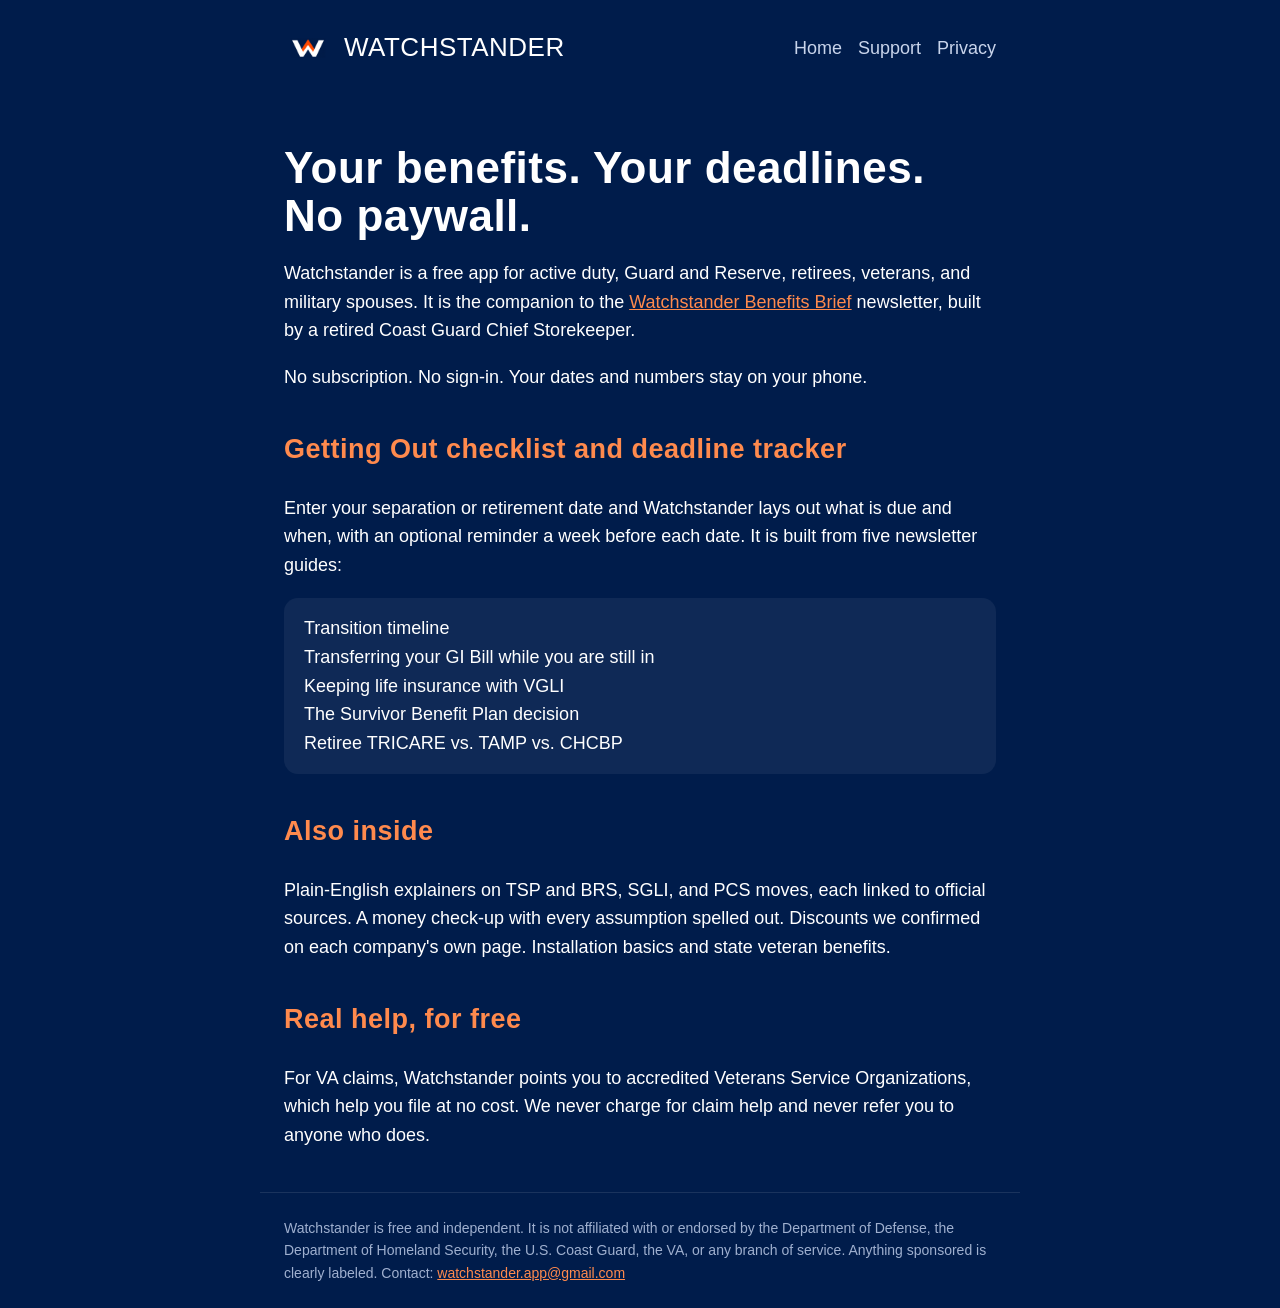
<file: index.html>
<!doctype html><html lang="en"><head><meta charset="utf-8"><meta name="viewport" content="width=device-width,initial-scale=1"><title>Watchstander: free benefits and deadlines</title><link rel="stylesheet" href="style.css"></head><body><header><img src="icon.png" alt=""><a class="brand" href="./">WATCHSTANDER</a><nav><a href="./">Home</a><a href="support.html">Support</a><a href="privacy.html">Privacy</a></nav></header><main>
<h1>Your benefits. Your deadlines. No paywall.</h1>
<p>Watchstander is a free app for active duty, Guard and Reserve, retirees, veterans, and military spouses. It is the companion to the <a href="https://watchstander.substack.com">Watchstander Benefits Brief</a> newsletter, built by a retired Coast Guard Chief Storekeeper.</p>
<p>No subscription. No sign-in. Your dates and numbers stay on your phone.</p>
<h2>Getting Out checklist and deadline tracker</h2>
<p>Enter your separation or retirement date and Watchstander lays out what is due and when, with an optional reminder a week before each date. It is built from five newsletter guides:</p>
<div class="card">Transition timeline<br>Transferring your GI Bill while you are still in<br>Keeping life insurance with VGLI<br>The Survivor Benefit Plan decision<br>Retiree TRICARE vs. TAMP vs. CHCBP</div>
<h2>Also inside</h2>
<p>Plain-English explainers on TSP and BRS, SGLI, and PCS moves, each linked to official sources. A money check-up with every assumption spelled out. Discounts we confirmed on each company's own page. Installation basics and state veteran benefits.</p>
<h2>Real help, for free</h2>
<p>For VA claims, Watchstander points you to accredited Veterans Service Organizations, which help you file at no cost. We never charge for claim help and never refer you to anyone who does.</p></main><footer>Watchstander is free and independent. It is not affiliated with or endorsed by the Department of Defense, the Department of Homeland Security, the U.S. Coast Guard, the VA, or any branch of service. Anything sponsored is clearly labeled. Contact: <a href="mailto:watchstander.app@gmail.com">watchstander.app@gmail.com</a></footer></body></html>
</file>
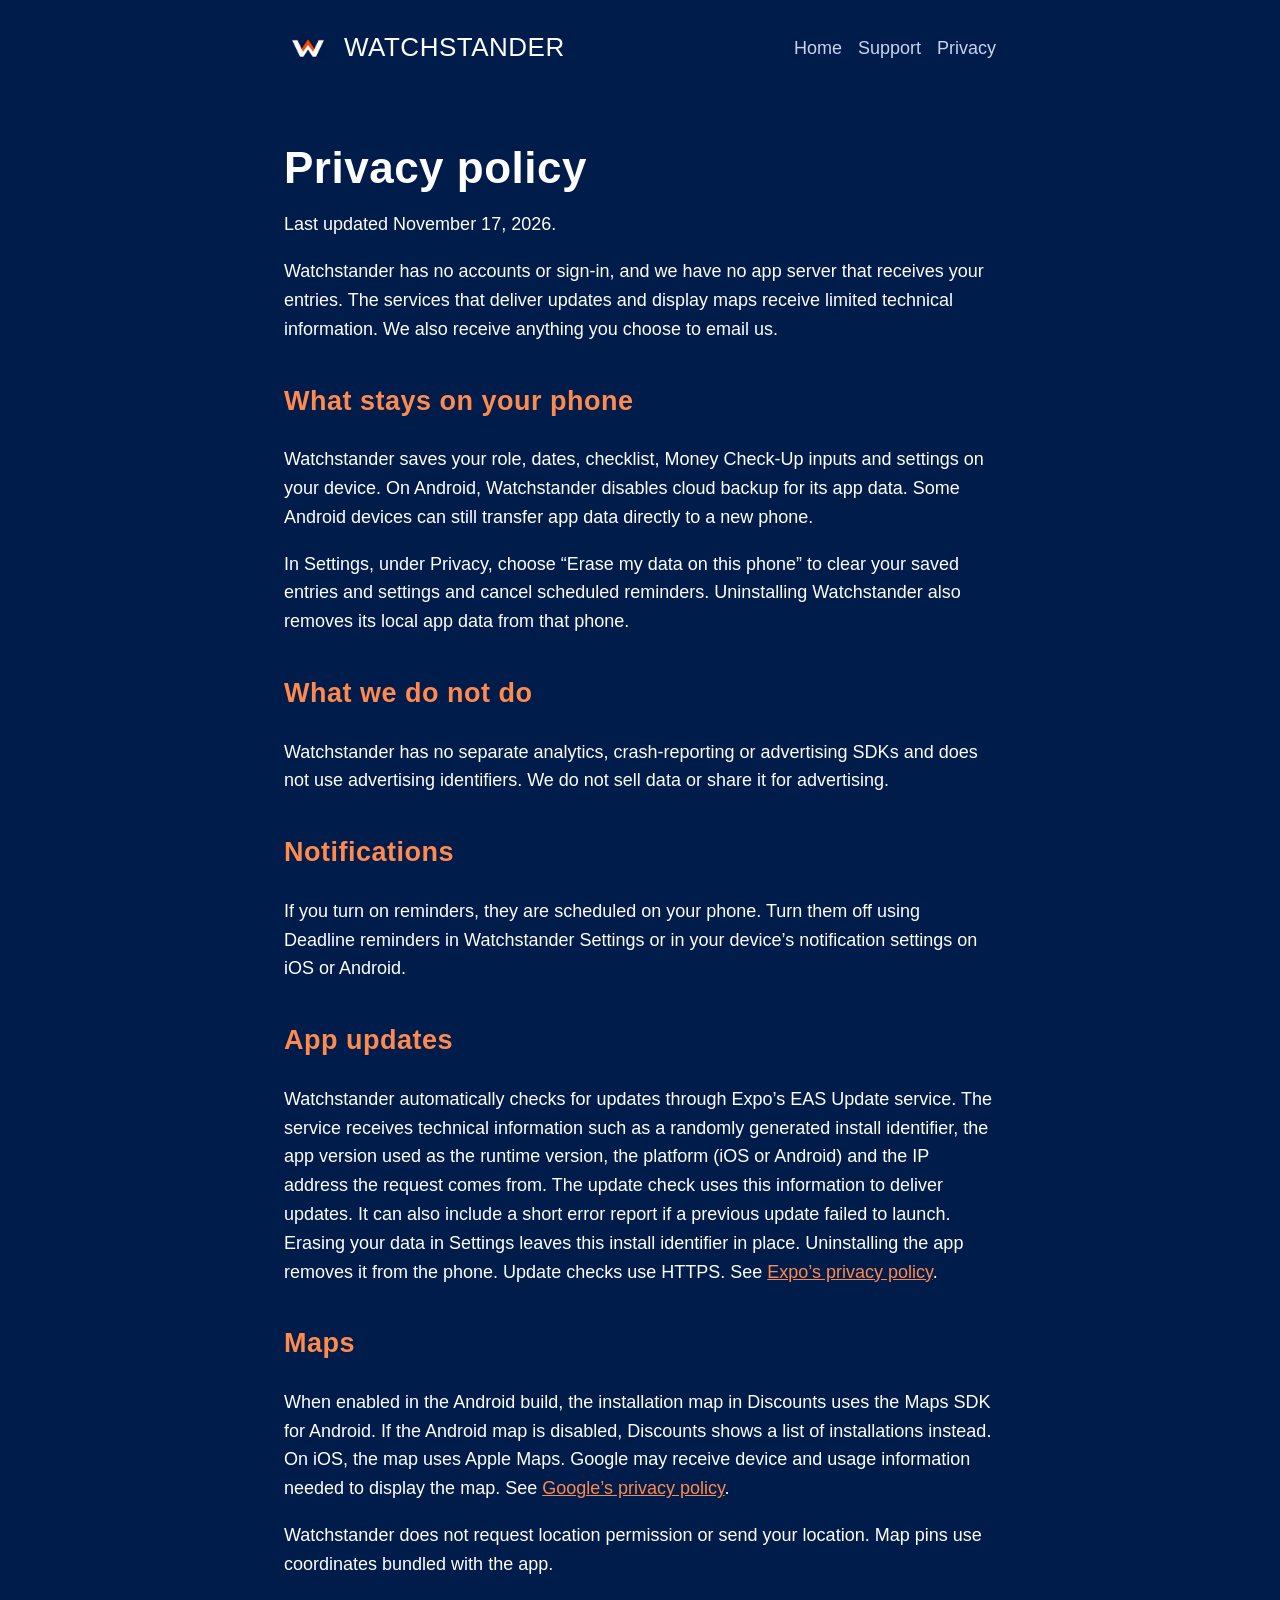
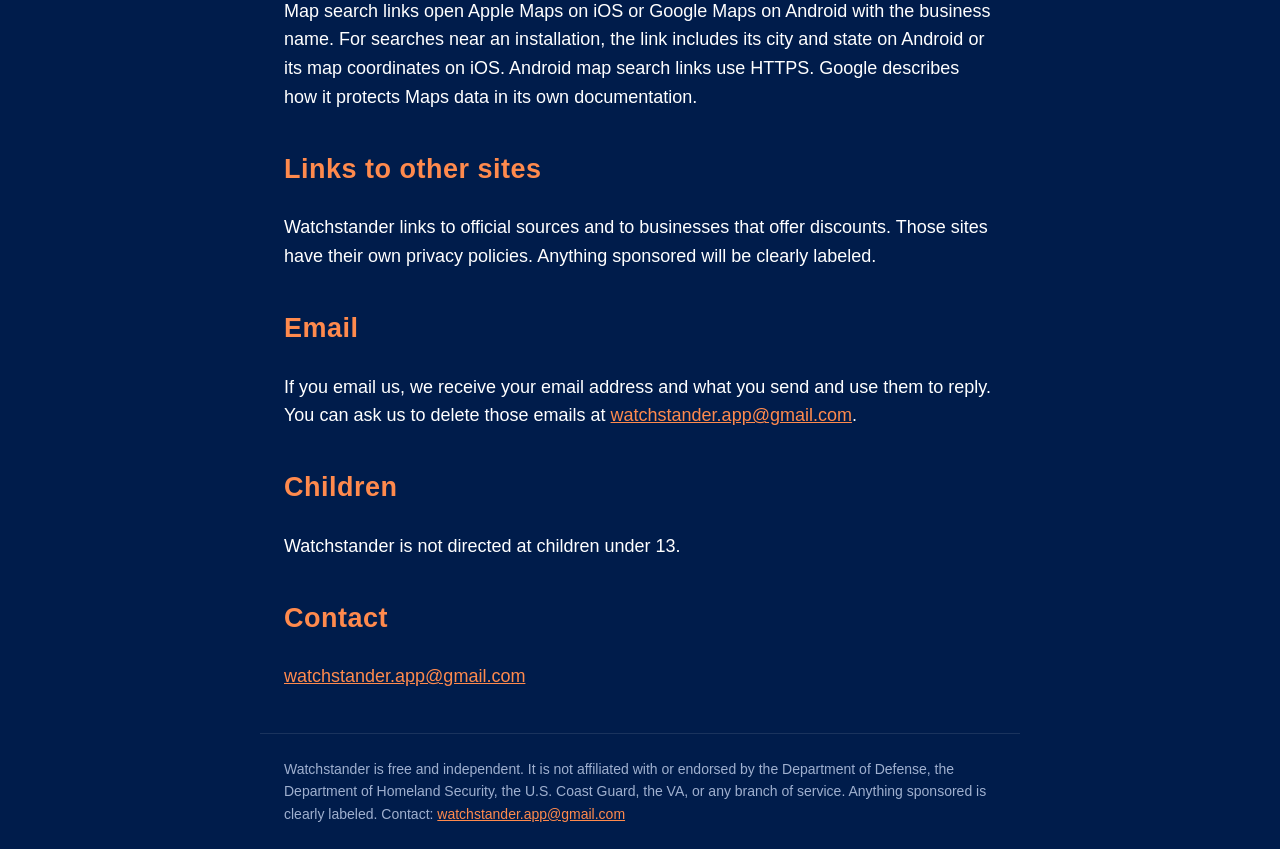
<file: privacy.html>
<!doctype html><html lang="en"><head><meta charset="utf-8"><meta name="viewport" content="width=device-width,initial-scale=1"><title>Watchstander privacy policy</title><link rel="stylesheet" href="style.css"></head><body><header><img src="icon.png" alt=""><a class="brand" href="./">WATCHSTANDER</a><nav><a href="./">Home</a><a href="support.html">Support</a><a href="privacy.html">Privacy</a></nav></header><main>
<h1>Privacy policy</h1>
<p>Last updated November 17, 2026.</p>
<p>Watchstander has no accounts or sign-in, and we have no app server that receives your entries. The services that deliver updates and display maps receive limited technical information. We also receive anything you choose to email us.</p>
<h2>What stays on your phone</h2>
<p>Watchstander saves your role, dates, checklist, Money Check-Up inputs and settings on your device. On Android, Watchstander disables cloud backup for its app data. Some Android devices can still transfer app data directly to a new phone.</p>
<p>In Settings, under Privacy, choose “Erase my data on this phone” to clear your saved entries and settings and cancel scheduled reminders. Uninstalling Watchstander also removes its local app data from that phone.</p>
<h2>What we do not do</h2>
<p>Watchstander has no separate analytics, crash-reporting or advertising SDKs and does not use advertising identifiers. We do not sell data or share it for advertising.</p>
<h2>Notifications</h2>
<p>If you turn on reminders, they are scheduled on your phone. Turn them off using Deadline reminders in Watchstander Settings or in your device’s notification settings on iOS or Android.</p>
<h2>App updates</h2>
<p>Watchstander automatically checks for updates through Expo’s EAS Update service. The service receives technical information such as a randomly generated install identifier, the app version used as the runtime version, the platform (iOS or Android) and the IP address the request comes from. The update check uses this information to deliver updates. It can also include a short error report if a previous update failed to launch. Erasing your data in Settings leaves this install identifier in place. Uninstalling the app removes it from the phone. Update checks use HTTPS. See <a href="https://expo.dev/privacy">Expo’s privacy policy</a>.</p>
<h2>Maps</h2>
<p>When enabled in the Android build, the installation map in Discounts uses the Maps SDK for Android. If the Android map is disabled, Discounts shows a list of installations instead. On iOS, the map uses Apple Maps. Google may receive device and usage information needed to display the map. See <a href="https://policies.google.com/privacy">Google’s privacy policy</a>.</p>
<p>Watchstander does not request location permission or send your location. Map pins use coordinates bundled with the app.</p>
<p>Map search links open Apple Maps on iOS or Google Maps on Android with the business name. For searches near an installation, the link includes its city and state on Android or its map coordinates on iOS. Android map search links use HTTPS. Google describes how it protects Maps data in its own documentation.</p>
<h2>Links to other sites</h2>
<p>Watchstander links to official sources and to businesses that offer discounts. Those sites have their own privacy policies. Anything sponsored will be clearly labeled.</p>
<h2>Email</h2>
<p>If you email us, we receive your email address and what you send and use them to reply. You can ask us to delete those emails at <a href="mailto:watchstander.app@gmail.com">watchstander.app@gmail.com</a>.</p>
<h2>Children</h2>
<p>Watchstander is not directed at children under 13.</p>
<h2>Contact</h2>
<p><a href="mailto:watchstander.app@gmail.com">watchstander.app@gmail.com</a></p></main><footer>Watchstander is free and independent. It is not affiliated with or endorsed by the Department of Defense, the Department of Homeland Security, the U.S. Coast Guard, the VA, or any branch of service. Anything sponsored is clearly labeled. Contact: <a href="mailto:watchstander.app@gmail.com">watchstander.app@gmail.com</a></footer></body></html>
</file>
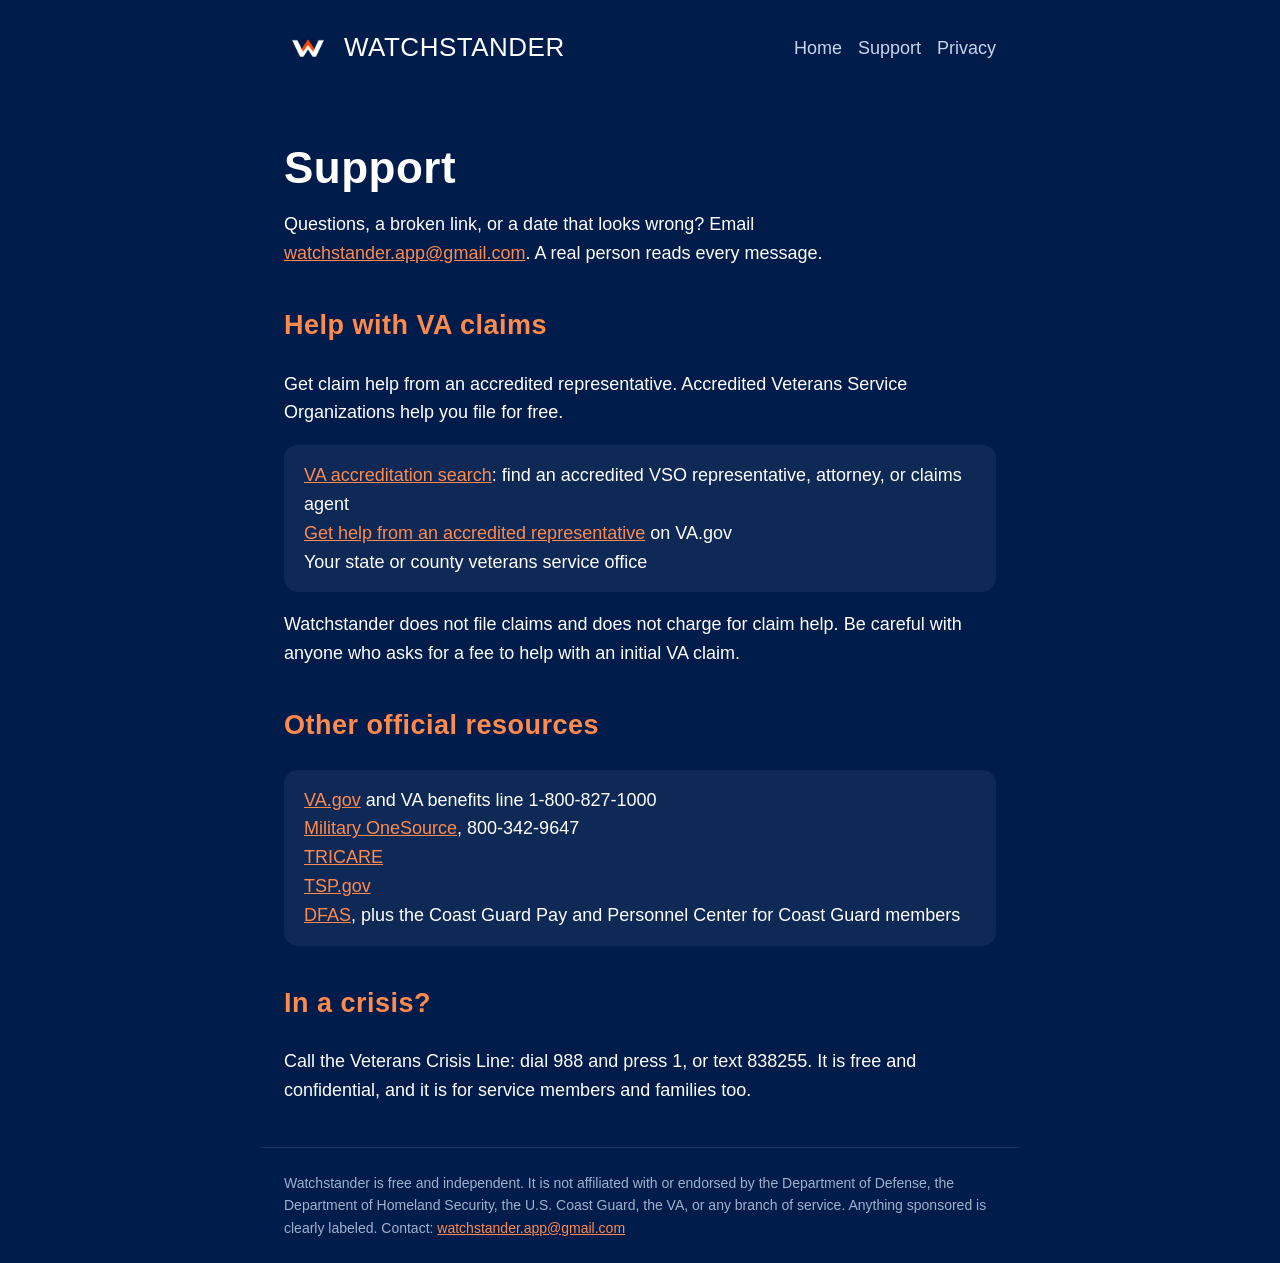
<file: support.html>
<!doctype html><html lang="en"><head><meta charset="utf-8"><meta name="viewport" content="width=device-width,initial-scale=1"><title>Watchstander support</title><link rel="stylesheet" href="style.css"></head><body><header><img src="icon.png" alt=""><a class="brand" href="./">WATCHSTANDER</a><nav><a href="./">Home</a><a href="support.html">Support</a><a href="privacy.html">Privacy</a></nav></header><main>
<h1>Support</h1>
<p>Questions, a broken link, or a date that looks wrong? Email <a href="mailto:watchstander.app@gmail.com">watchstander.app@gmail.com</a>. A real person reads every message.</p>
<h2>Help with VA claims</h2>
<p>Get claim help from an accredited representative. Accredited Veterans Service Organizations help you file for free.</p>
<div class="card"><a href="https://www.va.gov/ogc/apps/accreditation/index.asp">VA accreditation search</a>: find an accredited VSO representative, attorney, or claims agent<br><a href="https://www.va.gov/get-help-from-accredited-representative/">Get help from an accredited representative</a> on VA.gov<br>Your state or county veterans service office</div>
<p>Watchstander does not file claims and does not charge for claim help. Be careful with anyone who asks for a fee to help with an initial VA claim.</p>
<h2>Other official resources</h2>
<div class="card"><a href="https://www.va.gov">VA.gov</a> and VA benefits line 1-800-827-1000<br><a href="https://www.militaryonesource.mil">Military OneSource</a>, 800-342-9647<br><a href="https://www.tricare.mil">TRICARE</a><br><a href="https://www.tsp.gov">TSP.gov</a><br><a href="https://www.dfas.mil">DFAS</a>, plus the Coast Guard Pay and Personnel Center for Coast Guard members</div>
<h2>In a crisis?</h2>
<p>Call the Veterans Crisis Line: dial 988 and press 1, or text 838255. It is free and confidential, and it is for service members and families too.</p></main><footer>Watchstander is free and independent. It is not affiliated with or endorsed by the Department of Defense, the Department of Homeland Security, the U.S. Coast Guard, the VA, or any branch of service. Anything sponsored is clearly labeled. Contact: <a href="mailto:watchstander.app@gmail.com">watchstander.app@gmail.com</a></footer></body></html>
</file>
<file: style.css>
:root{--navy:#001C4B;--orange:#FF4F00;--otext:#FF8A4D}
*{box-sizing:border-box}body{margin:0;background:var(--navy);color:#fff;font:18px/1.6 -apple-system,"Segoe UI",Roboto,sans-serif}
@import url('https://fonts.googleapis.com/css2?family=Oswald:wght@500;700&display=swap');
h1,h2,.brand{font-family:Oswald,Impact,sans-serif;letter-spacing:.5px}
header,main,footer{max-width:760px;margin:0 auto;padding:24px}
header{display:flex;align-items:center;gap:12px}header img{width:48px;height:48px;border-radius:11px}
.brand{font-size:26px;color:#fff;text-decoration:none}nav{margin-left:auto}nav a{color:#c8d4eb;margin-left:16px;text-decoration:none}
h1{font-size:44px;line-height:1.1;margin:24px 0 8px}h2{color:var(--otext);margin-top:36px}
a{color:var(--otext)}.btn{display:inline-block;background:var(--orange);color:var(--navy);font-weight:700;padding:12px 20px;border-radius:10px;text-decoration:none;margin-top:12px}
.card{background:rgba(255,255,255,.06);border-radius:14px;padding:16px 20px;margin:12px 0}
footer{color:#9fb0cf;font-size:14px;border-top:1px solid rgba(255,255,255,.1)}
</file>
